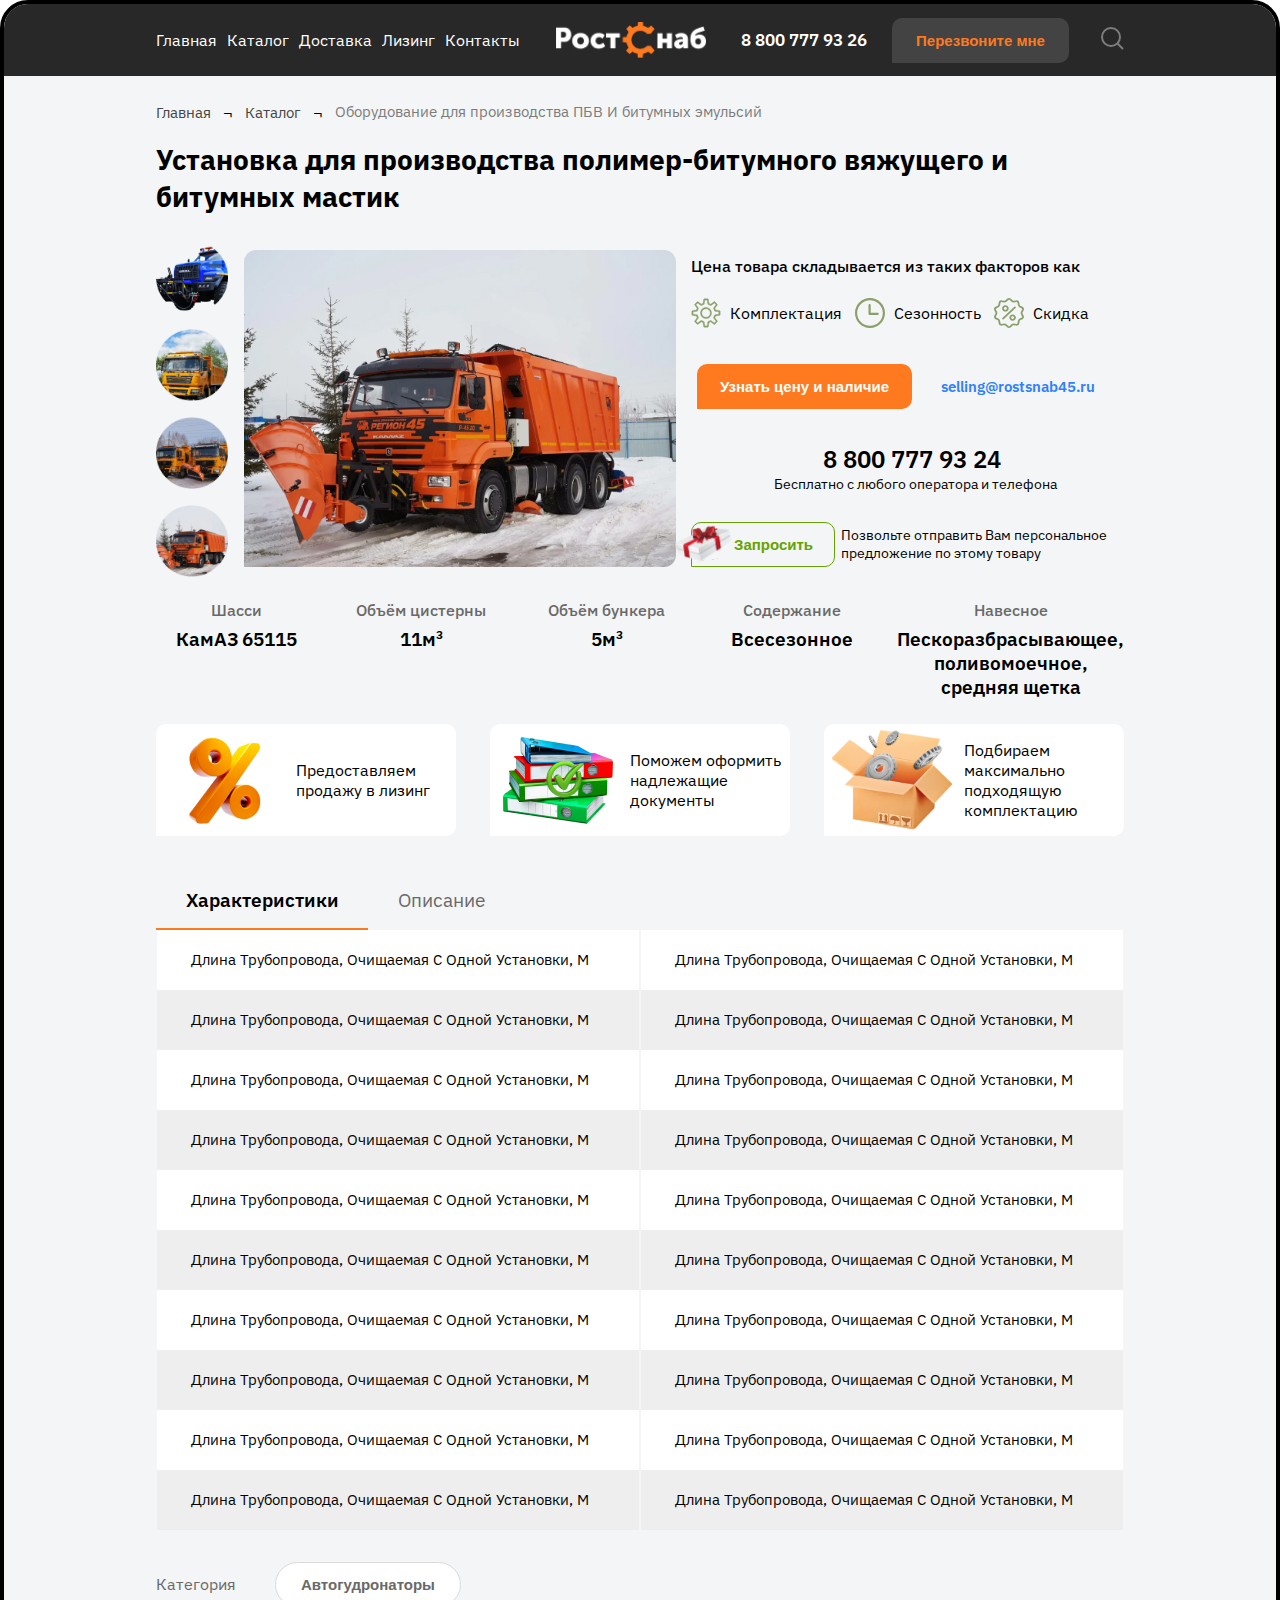
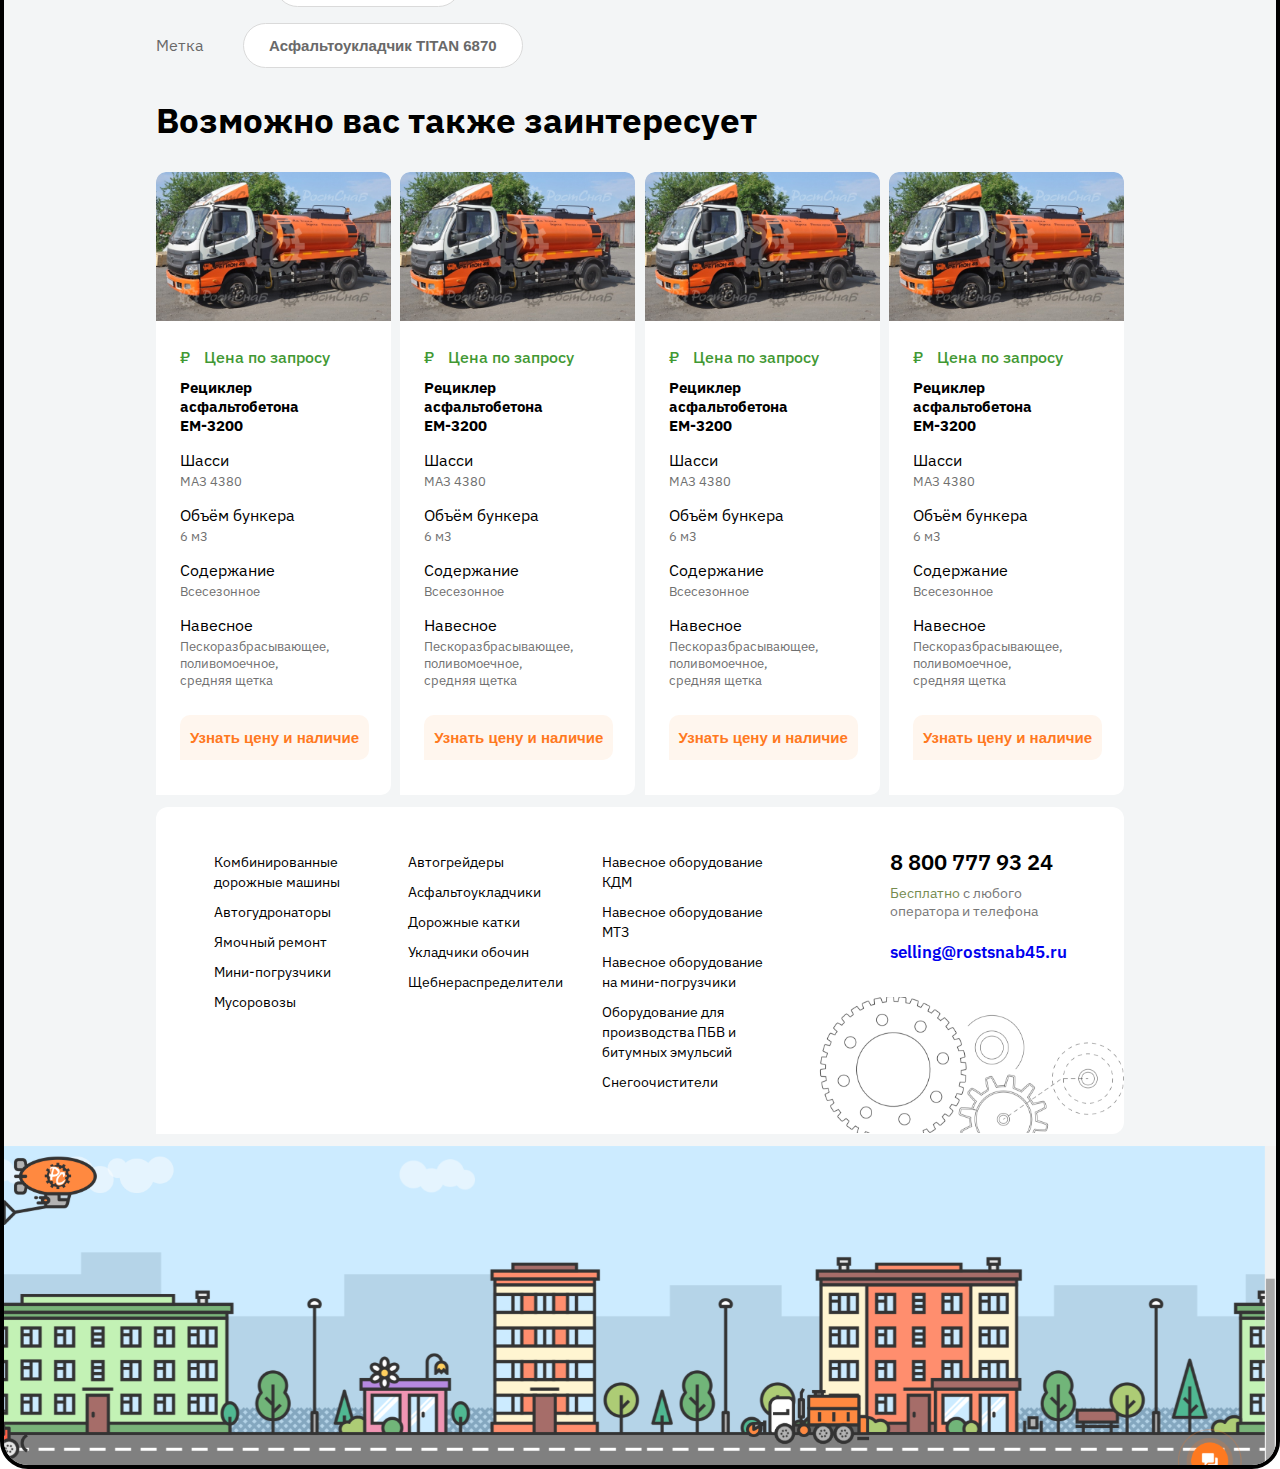
<file: index.html>
<!DOCTYPE html>
<html lang="ru">
<head>
	<meta charset="UTF-8">
	<meta content="width=device-width, initial-scale=1" name="viewport">
	<link rel="stylesheet" href="main.css">
	<title>РостСнаб</title>
</head>
<body>
	<div class="main-container">
		<header>
			<div class="wrapper wrapper_header">
				<nav>
					<ul class="menu">
						<li class="menu__item"><a href="/" class="menu__item__link">Главная</a></li>
						<li class="menu__item"><a href="/" class="menu__item__link">Каталог</a></li>
						<li class="menu__item"><a href="/" class="menu__item__link">Доставка</a></li>
						<li class="menu__item"><a href="./listing.html" class="menu__item__link">Лизинг</a></li>
						<li class="menu__item"><a href="/" class="menu__item__link">Контакты</a></li>
					</ul>
				</nav>
				<img class="logo" src="./assets/svg/logo.svg" alt="Логотип РостСнаб">
					<div class="actions">
						<div class="call-me">
							<span class="call-me__phone">8 800 777 93 26</span>
							<button class="call-me__callback-btn">Перезвоните мне</button>
						</div>
						<button class="search">
							<svg width="23" height="23" viewBox="0 0 23 23" fill="none" xmlns="http://www.w3.org/2000/svg">
								<path d="M22 22L16 16M10 19C5.02944 19 1 14.9706 1 10C1 5.02944 5.02944 1 10 1C14.9706 1 19 5.02944 19 10C19 14.9706 14.9706 19 10 19Z" stroke="#7D7D7D" stroke-width="2"/>
								</svg>						
						</button>
					</div>
					<nav class="menu-mobile">
						<img class="burger" src="./assets/svg/burger-menu-svgrepo-com.svg" alt="меню" srcset="">
					</nav>
					<!-- <nav class="burger-menu">
						<ul class="burger-menu__body">
							<li class="burger-menu__item"><a href="/" class="burger-menu__item__link">Главная</a></li>
							<li class="burger-menu__item"><a href="/" class="burger-menu__item__link">Каталог</a></li>
							<li class="burger-menu__item"><a href="/" class="burger-menu__item__link">Доставка</a></li>
							<li class="burger-menu__item"><a href="./listing.html" class="burger-menu__item__link">Лизинг</a></li>
							<li class="burger-menu__item"><a href="/" class="burger-menu__item__link">Контакты</a></li>
						</ul>
						<img class="burger-menu__close" src="./assets/svg/cross-svgrepo-com.svg" alt="Закрыть меню" srcset="">
					</nav> -->
			</div>
		</header>
		<main>
			<div class="wrapper">
					<ul class="breadcrumb">
						<li class="breadcrumb__item"><a href="/" class="breadcrumb__item__link">Главная</a></li>
						<li class="breadcrumb__item"><a href="/" class="breadcrumb__item__link">Каталог</a></li>
						<li class="breadcrumb__item">Оборудование для производства ПБВ И битумных эмульсий</li>
					</ul>
					<h1>Установка для производства полимер-битумного вяжущего и битумных мастик</h1>
			</div>
			<div class="wrapper wrapper_product">
				<div class="product-gallery">
					<img class="product-gallery__item" src="./assets/png/Product_1.png" alt="Фото">
					<img class="product-gallery__item" src="./assets/png/Product_2.png" alt="Фото">
					<img class="product-gallery__item" src="./assets/png/Product_3.png" alt="Фото">
					<img class="product-gallery__item" src="./assets/png/Product_4.png" alt="Фото">
				</div>
				<img src="./assets/jpg/Ural-3-1.jpg" alt="Урал" class="product-photo">
				<div class="product-info">
					<h2 class="product-info__price_title">Цена товара складывается из таких факторов как</h2>
					<div class="product-info__price-factors">
						<div class="product-info__price-factors-factor">
							<img src="./assets/svg/gear.svg" alt="а">
							<span>Комплектация</span>
						</div>
						<div class="product-info__price-factors-factor">
							<img src="./assets/svg/clock.svg" alt="а">
							<span>Сезонность</span>
						</div>
						<div class="product-info__price-factors-factor">
							<img src="./assets/svg/percent.svg" alt="а">
							<span>Скидка</span>
						</div>
					</div>
					<section class="product-contacts">
						<div class="product-contacts__price-and-email">
							<button class="product-contacts__price-btn">Узнать цену и наличие</button>
							<a href="mailto:selling@rostsnab45.ru" class="product-contacts__email">selling@rostsnab45.ru</a>
						</div>
						<div class="product-contacts__phone">
							<span class="product-contacts__phone-number">8 800 777 93 24</span>
							<span class="product-contacts__text"><span>Бесплатно</span> с любого оператора и телефона</span>
						</div>
						<div class="personal-offer">
							<p class="personal-offer__text">Позвольте отправить Вам персональное предложение по этому товару</p>
							<button class="personal-offer__request-offer-btn"><img class="gift-box" src="./assets/svg/gift-box.svg" alt="df"> Запросить</button>
						</div>
					</section>
				</div>
			</div>

			<div class="wrapper wrapper_product_mobile">

				<div class="product_mobile_positioning">
					<img src="./assets/jpg/Ural-3-1.jpg" alt="Урал" class="product-photo">
					<div class="product-gallery">
						<img class="product-gallery__item" src="./assets/png/Product_1.png" alt="Фото">
						<img class="product-gallery__item" src="./assets/png/Product_2.png" alt="Фото">
						<img class="product-gallery__item" src="./assets/png/Product_3.png" alt="Фото">
						<img class="product-gallery__item" src="./assets/png/Product_4.png" alt="Фото">
					</div>
				</div>

				<div class="product-info">
					<h2 class="product-info__price_title">Цена товара складывается из таких факторов как</h2>
					<div class="product-info__price-factors">
						<div class="product-info__price-factors-factor">
							<img src="./assets/svg/gear.svg" alt="а">
							<span>Комплектация</span>
						</div>
						<div class="product-info__price-factors-factor">
							<img src="./assets/svg/clock.svg" alt="а">
							<span>Сезонность</span>
						</div>
						<div class="product-info__price-factors-factor">
							<img src="./assets/svg/percent.svg" alt="а">
							<span>Скидка</span>
						</div>
					</div>
					<section class="product-contacts">
						<div class="product-contacts__price-and-email">
							<button class="product-contacts__price-btn">Узнать цену и наличие</button>
							<a href="mailto:selling@rostsnab45.ru" class="product-contacts__email">selling@rostsnab45.ru</a>
						</div>
						<div class="product-contacts__phone">
							<span class="product-contacts__phone-number">8 800 777 93 24</span>
							<span class="product-contacts__text"><span>Бесплатно</span> с любого оператора и телефона</span>
						</div>
						<div class="personal-offer">
							<p class="personal-offer__text">Позвольте отправить Вам персональное предложение по этому товару</p>
							<button class="personal-offer__request-offer-btn"><img class="gift-box" src="./assets/svg/gift-box.svg" alt="df"> Запросить</button>
						</div>
					</section>
				</div>
			</div>

			<div class="wrapper wrapper_props">
				<section class="product-props">
					<div class="product-props__info">
						<span class="product-props__title">Шасси</span>
						<span class="product-props__text">КамАЗ 65115</span>
					</div>
					<div class="product-props__info">
						<span class="product-props__title">Объём цистерны</span>
						<span class="product-props__text">11м<sup>3</sup></span>
					</div>
					<div class="product-props__info">
						<span class="product-props__title">Объём бункера</span>
						<span class="product-props__text">5м<sup>3</sup></span>
					</div>
					<div class="product-props__info">
						<span class="product-props__title">Содержание</span>
						<span class="product-props__text">Всесезонное</span>
					</div>
					<div class="product-props__info">
						<span class="product-props__title">Навесное</span>
						<span class="product-props__text">Пескоразбрасывающее, поливомоечное, средняя щетка
						</span>
					</div>
				</section>
			</div>
			<div class="wrapper wrapper_services">
				<section class="services">
					<div class="services__item">
						<img src="./assets/svg/service-percent.svg" alt="" class="services__item-img">
						<span class="services__item-text">Предоставляем продажу в лизинг</span>
					</div>
					<div class="services__item">
						<img src="./assets/svg/service-docs.svg" alt="" class="services__item-img">
						<span class="services__item-text">Поможем оформить надлежащие документы</span>
					</div>
					<div class="services__item">
						<img src="./assets/svg/service-box.svg" alt="" class="services__item-img">
						<span class="services__item-text">Подбираем максимально подходящую комплектацию</span>
					</div>
				</section>
			</div>
			<div class="wrapper">
				<section class="related-info">
					<ul class="related-info__menu">
						<li class="related-info__menu-item">Характеристики</li>
						<li class="related-info__menu-item">Описание</li>
					</ul>
					<table class="related-info__table">
						<tbody class="related-info__table-body">
							<tr class="related-info__table-row">
								<td><span>Длина Трубопровода, Очищаемая С Одной Установки, М</span></td>
								<td><span>Длина Трубопровода, Очищаемая С Одной Установки, М</span></td>
							</tr>
							<tr class="related-info__table-row">
								<td><span>Длина Трубопровода, Очищаемая С Одной Установки, М</span></td>
								<td><span>Длина Трубопровода, Очищаемая С Одной Установки, М</span></td>
							</tr>
							<tr class="related-info__table-row">
								<td><span>Длина Трубопровода, Очищаемая С Одной Установки, М</span></td>
								<td><span>Длина Трубопровода, Очищаемая С Одной Установки, М</span></td>
							</tr>
							<tr class="related-info__table-row">
								<td><span>Длина Трубопровода, Очищаемая С Одной Установки, М</span></td>
								<td><span>Длина Трубопровода, Очищаемая С Одной Установки, М</span></td>
							</tr>
							<tr class="related-info__table-row">
								<td><span>Длина Трубопровода, Очищаемая С Одной Установки, М</span></td>
								<td><span>Длина Трубопровода, Очищаемая С Одной Установки, М</span></td>
							</tr>
							<tr class="related-info__table-row">
								<td><span>Длина Трубопровода, Очищаемая С Одной Установки, М</span></td>
								<td><span>Длина Трубопровода, Очищаемая С Одной Установки, М</span></td>
							</tr>
							<tr class="related-info__table-row">
								<td><span>Длина Трубопровода, Очищаемая С Одной Установки, М</span></td>
								<td><span>Длина Трубопровода, Очищаемая С Одной Установки, М</span></td>
							</tr>
							<tr class="related-info__table-row">
								<td><span>Длина Трубопровода, Очищаемая С Одной Установки, М</span></td>
								<td><span>Длина Трубопровода, Очищаемая С Одной Установки, М</span></td>
							</tr>
							<tr class="related-info__table-row">
								<td><span>Длина Трубопровода, Очищаемая С Одной Установки, М</span></td>
								<td><span>Длина Трубопровода, Очищаемая С Одной Установки, М</span></td>
							</tr>
							<tr class="related-info__table-row">
								<td><span>Длина Трубопровода, Очищаемая С Одной Установки, М</span></td>
								<td><span>Длина Трубопровода, Очищаемая С Одной Установки, М</span></td>
							</tr>
						</tbody>
					</table>
					<div class="filters">
						<div class="filters__row">
							<span class="filters__row-title">Категория</span>
							<button class="filters__row-item">Автогудронаторы</button>
						</div>
						<div class="filters__row">
							<span class="filters__row-title">Метка</span>
							<button class="filters__row-item">Асфальтоукладчик TITAN 6870</button>
						</div>
					</div>
				</section>
			</div>
			<div class="wrapper">
				<section class="related-products">
					<h2 class="related-products__title">Возможно вас также заинтересует</h2>
					<div class="related-products-list">
						<div class="related-products-list__item border-radius">
							<img src="./assets/jpg/RelatedProduct.jpg" class="border-radius-img" alt="Продукт">
							<div class="related-products-wrapper">
								<div class="related-products-list__item-price">
									<span>₽</span>
									<span class="related-products-list__item-price-text">Цена по запросу</span>
								</div>
								<h3 class="related-products-product-name">Рециклер асфальтобетона ЕМ-3200</h3>
								<div class="related-product-props">
									<span class="related-product-props__title">Шасси</span>
									<span class="related-product-props__text">МАЗ 4380</span>
								</div>
								<div class="related-product-props">
									<span class="related-product-props__title">Объём бункера</span>
									<span class="related-product-props__text">6 м3</span>
								</div>
								<div class="related-product-props">
									<span class="related-product-props__title">Содержание</span>
									<span class="related-product-props__text">Всесезонное</span>
								</div>
								<div class="related-product-props">
									<span class="related-product-props__title">Навесное</span>
									<span class="related-product-props__text">Пескоразбрасывающее, поливомоечное, средняя щетка
									</span>
								</div>
								<button class="related-product__price-btn">Узнать цену и наличие</button>
							</div>
						</div>
						<div class="related-products-list__item border-radius">
							<img src="./assets/jpg/RelatedProduct.jpg" class="border-radius-img" alt="Продукт">
							<div class="related-products-wrapper">
								<div class="related-products-list__item-price">
									<span>₽</span>
									<span class="related-products-list__item-price-text">Цена по запросу</span>
								</div>
								<h3 class="related-products-product-name">Рециклер асфальтобетона ЕМ-3200</h3>
								<div class="related-product-props">
									<span class="related-product-props__title">Шасси</span>
									<span class="related-product-props__text">МАЗ 4380</span>
								</div>
								<div class="related-product-props">
									<span class="related-product-props__title">Объём бункера</span>
									<span class="related-product-props__text">6 м3</span>
								</div>
								<div class="related-product-props">
									<span class="related-product-props__title">Содержание</span>
									<span class="related-product-props__text">Всесезонное</span>
								</div>
								<div class="related-product-props">
									<span class="related-product-props__title">Навесное</span>
									<span class="related-product-props__text">Пескоразбрасывающее, поливомоечное, средняя щетка
									</span>
								</div>
								<button class="related-product__price-btn">Узнать цену и наличие</button>
							</div>
						</div>
						<div class="related-products-list__item border-radius">
							<img src="./assets/jpg/RelatedProduct.jpg" class="border-radius-img" alt="Продукт">
							<div class="related-products-wrapper">
								<div class="related-products-list__item-price">
									<span>₽</span>
									<span class="related-products-list__item-price-text">Цена по запросу</span>
								</div>
								<h3 class="related-products-product-name">Рециклер асфальтобетона ЕМ-3200</h3>
								<div class="related-product-props">
									<span class="related-product-props__title">Шасси</span>
									<span class="related-product-props__text">МАЗ 4380</span>
								</div>
								<div class="related-product-props">
									<span class="related-product-props__title">Объём бункера</span>
									<span class="related-product-props__text">6 м3</span>
								</div>
								<div class="related-product-props">
									<span class="related-product-props__title">Содержание</span>
									<span class="related-product-props__text">Всесезонное</span>
								</div>
								<div class="related-product-props">
									<span class="related-product-props__title">Навесное</span>
									<span class="related-product-props__text">Пескоразбрасывающее, поливомоечное, средняя щетка
									</span>
								</div>
								<button class="related-product__price-btn">Узнать цену и наличие</button>
							</div>
						</div>
						<div class="related-products-list__item border-radius">
							<img src="./assets/jpg/RelatedProduct.jpg" class="border-radius-img" alt="Продукт">
							<div class="related-products-wrapper">
								<div class="related-products-list__item-price">
									<span>₽</span>
									<span class="related-products-list__item-price-text">Цена по запросу</span>
								</div>
								<h3 class="related-products-product-name">Рециклер асфальтобетона ЕМ-3200</h3>
								<div class="related-product-props">
									<span class="related-product-props__title">Шасси</span>
									<span class="related-product-props__text">МАЗ 4380</span>
								</div>
								<div class="related-product-props">
									<span class="related-product-props__title">Объём бункера</span>
									<span class="related-product-props__text">6 м3</span>
								</div>
								<div class="related-product-props">
									<span class="related-product-props__title">Содержание</span>
									<span class="related-product-props__text">Всесезонное</span>
								</div>
								<div class="related-product-props">
									<span class="related-product-props__title">Навесное</span>
									<span class="related-product-props__text">Пескоразбрасывающее, поливомоечное, средняя щетка
									</span>
								</div>
								<button class="related-product__price-btn">Узнать цену и наличие</button>
							</div>
						</div>
					</div>
				</section>
			</div>
		</main>
		<div class="wrapper wrapper_footer">
			<footer>
				<div class="footer-items">
					<span class="footer-items__item">
						<a href="/" class="footer-items__link">Комбинированные дорожные машины</a>
					</span>
					<span class="footer-items__item">
						<a href="/" class="footer-items__link">Автогудронаторы</a>
					</span>
					<span class="footer-items__item">
						<a href="/" class="footer-items__link">Ямочный ремонт</a>
					</span>
					<span class="footer-items__item">
						<a href="/" class="footer-items__link">Мини-погрузчики</a>
					</span>
					<span class="footer-items__item">
						<a href="/" class="footer-items__link">Мусоровозы</a>
					</span>
				</div>

				<div class="footer-items">
					<span class="footer-items__item">
						<a href="/" class="footer-items__link">Автогрейдеры</a>
					</span>
					<span class="footer-items__item">
						<a href="/" class="footer-items__link">Асфальтоукладчики</a>
					</span>
					<span class="footer-items__item">
						<a href="/" class="footer-items__link">Дорожные катки</a>
					</span>
					<span class="footer-items__item">
						<a href="/" class="footer-items__link">Укладчики обочин</a>
					</span>
					<span class="footer-items__item">
						<a href="/" class="footer-items__link">Щебнераспределители</a>
					</span>
				</div>


				<div class="footer-items">
					<span class="footer-items__item">
						<a href="/" class="footer-items__link">Навесное оборудование КДМ</a>
					</span>
					<span class="footer-items__item">
						<a href="/" class="footer-items__link">Навесное оборудование МТЗ</a>
					</span>
					<span class="footer-items__item">
						<a href="/" class="footer-items__link">Навесное оборудование на мини-погрузчики</a>
					</span>
					<span class="footer-items__item">
						<a href="/" class="footer-items__link">Оборудование для производства ПБВ и битумных эмульсий</a>
					</span>
					<span class="footer-items__item">
						<a href="/" class="footer-items__link">Снегоочистители</a>
					</span>
				</div>

				<div class="footer-contacts">
					<div class="footer-contacts__info">
						<span class="footer-contacts__phone">8 800 777 93 24</span>
						<span class="footer-contacts__text"><span>Бесплатно</span> с любого оператора и телефона</span>
						<span class="footer-contacts__email"><a href="mailto:selling@rostsnab45.ru">selling@rostsnab45.ru</a></span>
					</div>
					<img src="./assets/svg/footer-gears.svg" alt="Шестерни" srcset="">
				</div>
			</footer>
		</div>

		<img class="footer-city-img" src="./assets/svg/footer_city.svg" alt="Город">
	</div>
</body>
<script src="./js/mobile-menu.js"></script>
</html>
</file>
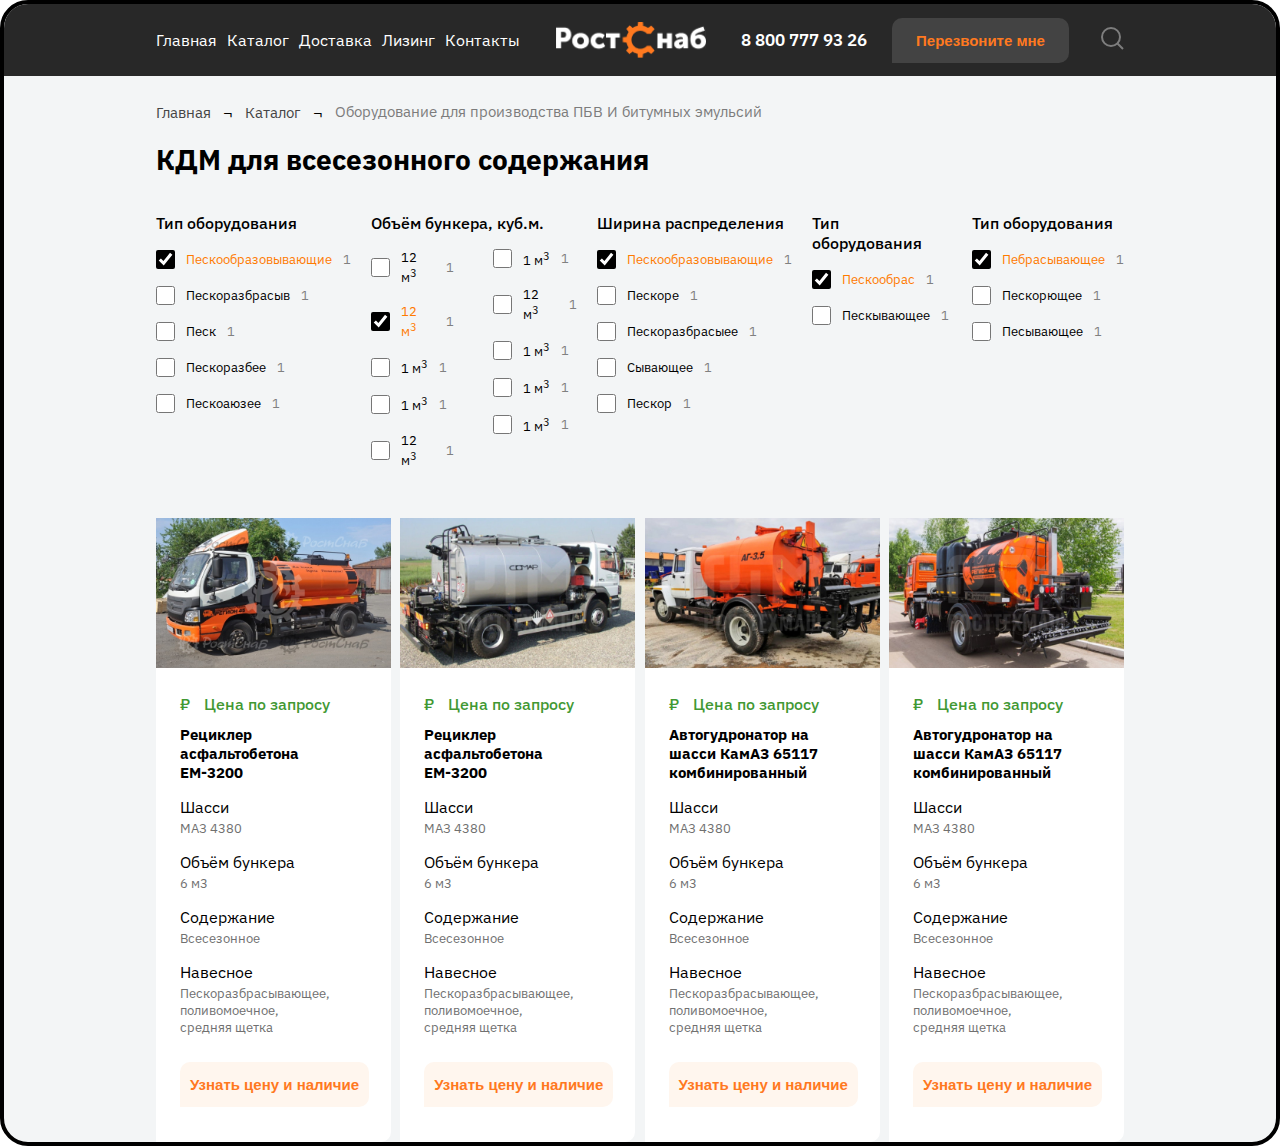
<file: listing.html>
<!DOCTYPE html>
<html lang="ru">
<head>
	<meta charset="UTF-8">
	<meta name="viewport" content="width=device-width, initial-scale=1.0">
	<link rel="stylesheet" href="main.css">
	<title>РостСнаб</title>
</head>
<body>
	<div class="main-container">
		<header>
			<div class="wrapper wrapper_header">
				<nav>
					<ul class="menu">
						<li class="menu__item"><a href="/" class="menu__item__link">Главная</a></li>
						<li class="menu__item"><a href="/" class="menu__item__link">Каталог</a></li>
						<li class="menu__item"><a href="/" class="menu__item__link">Доставка</a></li>
						<li class="menu__item"><a href="./listing.html" class="menu__item__link">Лизинг</a></li>
						<li class="menu__item"><a href="/" class="menu__item__link">Контакты</a></li>
					</ul>
				</nav>
				<img class="logo" src="./assets/svg/logo.svg" alt="Логотип РостСнаб">
					<div class="actions">
						<div class="call-me">
							<span class="call-me__phone">8 800 777 93 26</span>
							<button class="call-me__callback-btn">Перезвоните мне</button>
						</div>
						<button class="search">
							<svg width="23" height="23" viewBox="0 0 23 23" fill="none" xmlns="http://www.w3.org/2000/svg">
								<path d="M22 22L16 16M10 19C5.02944 19 1 14.9706 1 10C1 5.02944 5.02944 1 10 1C14.9706 1 19 5.02944 19 10C19 14.9706 14.9706 19 10 19Z" stroke="#7D7D7D" stroke-width="2"/>
								</svg>						
						</button>
					</div>
					<nav class="menu-mobile">
						<img class="burger" src="./assets/svg/burger-menu-svgrepo-com.svg" alt="меню" srcset="">
					</nav>
			</div>
		</header>
		<main>
			<div class="wrapper">
				<ul class="breadcrumb">
					<li class="breadcrumb__item"><a href="/" class="breadcrumb__item__link">Главная</a></li>
					<li class="breadcrumb__item"><a href="/" class="breadcrumb__item__link">Каталог</a></li>
					<li class="breadcrumb__item">Оборудование для производства ПБВ И битумных эмульсий</li>
				</ul>
				<h1>КДМ для всесезонного содержания</h1>
			</div>

			<div class="wrapper">
				<div class="listing-filters">
					<div class="listing-filter">
						<p class="listing-filter__title">Тип оборудования</p>

						<div class="listing-filter__item">
							<input type="checkbox" class="listing-filter__item-checkbox" checked>
							<span class="listing-filter__item-text">Пескообразовывающие</span>
							<span class="listing-filter__item-counter">1</span>
						</div>

						<div class="listing-filter__item">
							<input type="checkbox" class="listing-filter__item-checkbox">
							<span class="listing-filter__item-text">Пескоразбрасыв</span>
							<span class="listing-filter__item-counter">1</span>
						</div>

						<div class="listing-filter__item">
							<input type="checkbox" class="listing-filter__item-checkbox">
							<span class="listing-filter__item-text">Песк</span>
							<span class="listing-filter__item-counter">1</span>
						</div>

						<div class="listing-filter__item">
							<input type="checkbox" class="listing-filter__item-checkbox">
							<span class="listing-filter__item-text">Пескоразбее</span>
							<span class="listing-filter__item-counter">1</span>
						</div>

						<div class="listing-filter__item">
							<input type="checkbox" class="listing-filter__item-checkbox">
							<span class="listing-filter__item-text">Пескоаюзее</span>
							<span class="listing-filter__item-counter">1</span>
						</div>
					</div>

					<div class="listing-filter">
						<p class="listing-filter__title">Объём бункера, куб.м.</p>

						<div class="listing-filters-groups">
							<div class="listing-filter-group">
								<div class="listing-filter__item">
									<input type="checkbox" class="listing-filter__item-checkbox">
									<span class="listing-filter__item-text">12 м<sup>3</sup></span>
									<span class="listing-filter__item-counter">1</span>
								</div>

								<div class="listing-filter__item">
									<input type="checkbox" class="listing-filter__item-checkbox" checked>
									<span class="listing-filter__item-text">12 м<sup>3</sup></span>
									<span class="listing-filter__item-counter">1</span>
								</div>

								<div class="listing-filter__item">
									<input type="checkbox" class="listing-filter__item-checkbox">
									<span class="listing-filter__item-text">1 м<sup>3</sup></span>
									<span class="listing-filter__item-counter">1</span>
								</div>

								<div class="listing-filter__item">
									<input type="checkbox" class="listing-filter__item-checkbox">
									<span class="listing-filter__item-text">1 м<sup>3</sup></span>
									<span class="listing-filter__item-counter">1</span>
								</div>

								<div class="listing-filter__item">
									<input type="checkbox" class="listing-filter__item-checkbox">
									<span class="listing-filter__item-text">12 м<sup>3</sup></span>
									<span class="listing-filter__item-counter">1</span>
								</div>
							</div>

							<div class="listing-filter-group">
								<div class="listing-filter__item">
									<input type="checkbox" class="listing-filter__item-checkbox">
									<span class="listing-filter__item-text">1 м<sup>3</sup></span>
									<span class="listing-filter__item-counter">1</span>
								</div>

								<div class="listing-filter__item">
									<input type="checkbox" class="listing-filter__item-checkbox">
									<span class="listing-filter__item-text">12 м<sup>3</sup></span>
									<span class="listing-filter__item-counter">1</span>
								</div>

								<div class="listing-filter__item">
									<input type="checkbox" class="listing-filter__item-checkbox">
									<span class="listing-filter__item-text">1 м<sup>3</sup></span>
									<span class="listing-filter__item-counter">1</span>
								</div>

								<div class="listing-filter__item">
									<input type="checkbox" class="listing-filter__item-checkbox">
									<span class="listing-filter__item-text">1 м<sup>3</sup></span>
									<span class="listing-filter__item-counter">1</span>
								</div>

								<div class="listing-filter__item">
									<input type="checkbox" class="listing-filter__item-checkbox">
									<span class="listing-filter__item-text">1 м<sup>3</sup></span>
									<span class="listing-filter__item-counter">1</span>
								</div>
							</div>
						</div>
					</div>


					<div class="listing-filter">
						<p class="listing-filter__title">Ширина распределения</p>

						<div class="listing-filter__item">
							<input type="checkbox" class="listing-filter__item-checkbox" checked>
							<span class="listing-filter__item-text">Пескообразовывающие</span>
							<span class="listing-filter__item-counter">1</span>
						</div>

						<div class="listing-filter__item">
							<input type="checkbox" class="listing-filter__item-checkbox">
							<span class="listing-filter__item-text">Пескоре</span>
							<span class="listing-filter__item-counter">1</span>
						</div>

						<div class="listing-filter__item">
							<input type="checkbox" class="listing-filter__item-checkbox">
							<span class="listing-filter__item-text">Пескоразбрасыее</span>
							<span class="listing-filter__item-counter">1</span>
						</div>

						<div class="listing-filter__item">
							<input type="checkbox" class="listing-filter__item-checkbox">
							<span class="listing-filter__item-text">Сывающее</span>
							<span class="listing-filter__item-counter">1</span>
						</div>

						<div class="listing-filter__item">
							<input type="checkbox" class="listing-filter__item-checkbox">
							<span class="listing-filter__item-text">Пескор</span>
							<span class="listing-filter__item-counter">1</span>
						</div>
					</div>


					<div class="listing-filter">
						<p class="listing-filter__title">Тип оборудования</p>

						<div class="listing-filter__item">
							<input type="checkbox" class="listing-filter__item-checkbox" checked>
							<span class="listing-filter__item-text">Пескообрас</span>
							<span class="listing-filter__item-counter">1</span>
						</div>

						<div class="listing-filter__item">
							<input type="checkbox" class="listing-filter__item-checkbox">
							<span class="listing-filter__item-text">Пескывающее</span>
							<span class="listing-filter__item-counter">1</span>
						</div>

					</div>

					<div class="listing-filter">
						<p class="listing-filter__title">Тип оборудования</p>

						<div class="listing-filter__item">
							<input type="checkbox" class="listing-filter__item-checkbox" checked>
							<span class="listing-filter__item-text">Пебрасывающее</span>
							<span class="listing-filter__item-counter">1</span>
						</div>

						<div class="listing-filter__item">
							<input type="checkbox" class="listing-filter__item-checkbox">
							<span class="listing-filter__item-text">Пескорющее</span>
							<span class="listing-filter__item-counter">1</span>
						</div>

						<div class="listing-filter__item">
							<input type="checkbox" class="listing-filter__item-checkbox">
							<span class="listing-filter__item-text">Песывающее</span>
							<span class="listing-filter__item-counter">1</span>
						</div>

					</div>
				</div>
			</div>
			
			<div class="wrapper">
				<section class="related-products listing">
					<!-- <h2 class="related-products__title">Возможно вас также заинтересует</h2> -->
					<div class="related-products-list">
						<div class="related-products-list__item border-radius-listing">
							<img src="./assets/jpg/em-3200noborder.jpg" alt="Продукт">
							<div class="related-products-wrapper">
								<div class="related-products-list__item-price">
									<span>₽</span>
									<span class="related-products-list__item-price-text">Цена по запросу</span>
								</div>
								<h3 class="related-products-product-name">Рециклер асфальтобетона ЕМ-3200</h3>
								<div class="related-product-props">
									<span class="related-product-props__title">Шасси</span>
									<span class="related-product-props__text">МАЗ 4380</span>
								</div>
								<div class="related-product-props">
									<span class="related-product-props__title">Объём бункера</span>
									<span class="related-product-props__text">6 м3</span>
								</div>
								<div class="related-product-props">
									<span class="related-product-props__title">Содержание</span>
									<span class="related-product-props__text">Всесезонное</span>
								</div>
								<div class="related-product-props">
									<span class="related-product-props__title">Навесное</span>
									<span class="related-product-props__text">Пескоразбрасывающее, поливомоечное, средняя щетка
									</span>
								</div>
								<button class="related-product__price-btn">Узнать цену и наличие</button>
							</div>
						</div>
						<div class="related-products-list__item border-radius-listing">
							<img src="./assets/jpg/em-3200.jpg" alt="Продукт">
							<div class="related-products-wrapper">
								<div class="related-products-list__item-price">
									<span>₽</span>
									<span class="related-products-list__item-price-text">Цена по запросу</span>
								</div>
								<h3 class="related-products-product-name">Рециклер асфальтобетона ЕМ-3200</h3>
								<div class="related-product-props">
									<span class="related-product-props__title">Шасси</span>
									<span class="related-product-props__text">МАЗ 4380</span>
								</div>
								<div class="related-product-props">
									<span class="related-product-props__title">Объём бункера</span>
									<span class="related-product-props__text">6 м3</span>
								</div>
								<div class="related-product-props">
									<span class="related-product-props__title">Содержание</span>
									<span class="related-product-props__text">Всесезонное</span>
								</div>
								<div class="related-product-props">
									<span class="related-product-props__title">Навесное</span>
									<span class="related-product-props__text">Пескоразбрасывающее, поливомоечное, средняя щетка
									</span>
								</div>
								<button class="related-product__price-btn">Узнать цену и наличие</button>
							</div>
						</div>
						<div class="related-products-list__item border-radius-listing">
							<img src="./assets/jpg/kamaz65117.jpg" alt="Продукт">
							<div class="related-products-wrapper">
								<div class="related-products-list__item-price">
									<span>₽</span>
									<span class="related-products-list__item-price-text">Цена по запросу</span>
								</div>
								<h3 class="related-products-product-name">Автогудронатор на шасси КамАЗ 65117 комбинированный</h3>
								<div class="related-product-props">
									<span class="related-product-props__title">Шасси</span>
									<span class="related-product-props__text">МАЗ 4380</span>
								</div>
								<div class="related-product-props">
									<span class="related-product-props__title">Объём бункера</span>
									<span class="related-product-props__text">6 м3</span>
								</div>
								<div class="related-product-props">
									<span class="related-product-props__title">Содержание</span>
									<span class="related-product-props__text">Всесезонное</span>
								</div>
								<div class="related-product-props">
									<span class="related-product-props__title">Навесное</span>
									<span class="related-product-props__text">Пескоразбрасывающее, поливомоечное, средняя щетка
									</span>
								</div>
								<button class="related-product__price-btn">Узнать цену и наличие</button>
							</div>
						</div>
						<div class="related-products-list__item border-radius-listing">
							<img src="./assets/jpg/kamaz4000+.jpg" alt="Продукт">
							<div class="related-products-wrapper">
								<div class="related-products-list__item-price">
									<span>₽</span>
									<span class="related-products-list__item-price-text">Цена по запросу</span>
								</div>
								<h3 class="related-products-product-name">Автогудронатор на шасси КамАЗ 65117 комбинированный</h3>
								<div class="related-product-props">
									<span class="related-product-props__title">Шасси</span>
									<span class="related-product-props__text">МАЗ 4380</span>
								</div>
								<div class="related-product-props">
									<span class="related-product-props__title">Объём бункера</span>
									<span class="related-product-props__text">6 м3</span>
								</div>
								<div class="related-product-props">
									<span class="related-product-props__title">Содержание</span>
									<span class="related-product-props__text">Всесезонное</span>
								</div>
								<div class="related-product-props">
									<span class="related-product-props__title">Навесное</span>
									<span class="related-product-props__text">Пескоразбрасывающее, поливомоечное, средняя щетка
									</span>
								</div>
								<button class="related-product__price-btn">Узнать цену и наличие</button>
							</div>
						</div>
					</div>
				</section>
			</div>
		</main>
	</div>
</body>
</html>
</file>
<file: main.css>
/* Imports */

@import url(./css/reset.css);
@import url(./css/header.css);
@import url(./css/menu.css);
@import url(./css/menu-mobile.css);
@import url(./css/breadcrumb.css);
@import url(./css/product.css);
@import url(./css/services.css);
@import url(./css/related-info.css);
@import url(./css/filtes.css);
@import url(./css/related-products.css);
@import url(./css/footer.css);


@import url(./css/listing-filters.css);

@import url('https://fonts.googleapis.com/css2?family=IBM+Plex+Sans:wght@400;500;600&display=swap');

/* Additional properties */

/* body {
	display: flex;
	flex-direction: column;
	margin: auto;
	padding: 0;
} */

main {
	display: flex;
	flex-direction: column;
	align-items: center;
}

.main-container {
	background-color: #F3F5F6;
	border-radius: 28px;
	/* height: 3419px; */
	border: 4px solid black;
	display: flex;
	flex-direction: column;
	/* align-items: center; */
	overflow-x: hidden;
}

.wrapper {
	margin-left: 330px;
	margin-right: 330px;
	width: 1260px;
}

.wrapper_header {
	display: flex;
	align-items: center;
	justify-content: space-between;
	min-width: 1260px;
}

.wrapper_product {
	height: 420px;
	display: flex;
	align-items: center;
}

.wrapper_product_mobile {
	display: none;
}

.wrapper_props {
	display: flex;
}

.wrapper_services {
	display: flex;
	justify-content: space-between;
}

.wrapper_footer {
	margin-left: auto;
  margin-right: auto;
}

@media all and (max-width: 1350px) and (min-width: 1024px) {
	.wrapper {
		/* margin-left: 128px;
		margin-right: 128px; */
		width: 968px;
	}

	.wrapper_header {
		min-width: 968px;
	}

	h1 {
		font-size: 28px;
	}

	.menu__item > a {
		font-size: 16px;
	}

	.menu__item:not(:first-child) {
    margin-left: 10px;
	}

	.logo {
		margin-right: 0;
		width: 150px;
		height: 35;
	}

	.wrapper_product {
		height: 350px;
	}

	.product-gallery__item {
		width: 72px;
    height: 72px;
	}

	.product-photo {
		margin-left: 16px;
		width: 432px;
		height: 317px;
	}

	.product-info {
		margin-left: 15px;
		margin-top: 22px
	}

	.product-info__price_title {
		font-size: 16px;
	}

	.product-info__price-factors-factor > img {
		width: 30px;
		height: 30px;
	}

	.product-info__price-factors-factor:not(:first-child) {
    margin-left: 13px;
	}
	
	.product-contacts {
		display: flex;
    flex-direction: column;
    align-items: flex-start;
	}

	.product-contacts__text {
		margin-left: 7px;
	}
	
	.product-contacts__price-and-email {
		margin-top: 36px;
	}

	.product-contacts__phone {
		display: flex;
    flex-direction: column;
		align-self: center;
		margin-top: 34px;
	}

	.product-contacts__phone-number {
		font-size: 24px;
	}

	/* Personal offer */
	.personal-offer {
		flex-direction: row-reverse;
		margin-top: 29px
	}

	.personal-offer__text {
		font-size: 14px;
    text-align: left;
	}

	.personal-offer__request-offer-btn {
		margin-left: 0;
	}



	.product-props {
		width: inherit;
		margin-top: 16px;
	}



	.services {
		margin-top: 25px;
	}

	.services__item {
		width: 300px;
    height: 112px;
	}

	.services__item-text {
		margin-left: 12px;
		font-size: 16px;
	}

	.services__item-img {
    margin-left: 8px;
	}


	.related-products-wrapper {
    margin-left: 24px;
    width: 151px;
	}

	.related-products-list__item {
		width: 235px;
	}

	.related-product__price-btn {
		width: 189px;
	}



	.listing-filter__title {
		font-size: 16px;
	}

	.listing-filter__item {
		font-size: 13px;
	}

	.listing-filter:not(:first-child) {
    margin-left: 20px;
	}

	.related-products-product-name {
		font-size: 15px;
	}


	.footer-items__item:not(:first-child) {
    margin-top: 10px;
	}

	.footer-items__link {
		font-size: 14px;
	}
}

@media all and (max-width: 1023px) and (min-width: 768px) {
	.wrapper {
		margin-left: 0;
		margin-right: 0;
		width: 740px;
	}

	.wrapper_header {
		min-width: 740px;
		margin: 0 32px 0 32px;
	}

	h1 {
		font-size: 20px;
	}

	nav:has(> .menu) {
		display: none;
	}

	.menu-mobile {
		display: flex;
	}

	.logo {
		margin-right: 0;
	}

	.actions {
		margin-left: auto;
    margin-right: 32px;
	}

	.call-me__phone {
		font-size: 24px;
	}


	.wrapper_product_mobile {
		display: flex;
		justify-content: space-between;
	}
	
	.wrapper_product {

		display: none;
	}

	.product-gallery {
		flex-direction: row;
		width: 562px;
    justify-content: space-between;
		margin-top: 16px;
	}

	.product-gallery__item {
		width: 66px;
		height: 66px;
	}

	.product-gallery__item:not(:first-child) {
		margin-top: 0;
	}

	.product-photo {
		margin-left: 0;
	}

	.product_mobile_positioning > img,
	.product_mobile_positioning > .product-gallery {
		width: 364px;
	}

	.product-info {
		margin-top: 0;
		margin-left: 0
	}

	.product-info__price_title {
		font-size: 15px;
	}

	.product-info__price-factors {
		justify-content: space-between;
	}

	.product-info__price-factors-factor > img {
		width: 30px;
		height: 30px;
	}

	.product-info__price-factors-factor:not(:first-child) {
    margin-left: 16px;
	}

	.product-info__price-factors-factor > span {
    margin-left: 4px;
		font-size: 14px;
	}


	.product-contacts__price-and-email {
		display: flex;
		flex-direction: column;
		margin-top: 16px;
	}

	.product-contacts__email {
		margin-left: 0;
    font-size: 22px;
	}

	.product-contacts__text {
		margin-left: 0;
	}

	.product-contacts__price-btn {
		font-size: 25px;
		width: 100%;
		height: 64px;
		margin-left: 0;
	}


	.product-contacts__phone {
		display: flex;
		flex-direction: column;
		margin-left: 0;
	}

	.product-contacts__phone-number {
		font-size: 24px;
	}

	.personal-offer {
		display: flex;
		flex-direction: column;
		margin-top: 18px;
	}

	.personal-offer__text {
		padding: 0;
		text-align: center
	}

	.personal-offer__request-offer-btn {
		margin-left: 0;
	}



	.product-props {
		flex-wrap: wrap;
    justify-content: flex-start;
    gap: 16px;
	}

	.product-props__info:not(:first-child) {
    margin-left: 0
	}

	.product-props__text {
		text-align: left;
	}


	.services {
		flex-wrap: wrap;
		gap: 20px;
	}

	.services__item {
		width: 350px;
    height: 90px;
	}

	.services__item-img {
		width: 90px;
	}

	.services__item:last-child {
		flex-grow: 1;
	}



	.related-info {
		margin-top: 32px;
	}

	.related-info__table-row > td {
    font-size: 13px;
	}


	.related-info__table-row > td > span {
    margin-left: 8px;
	}

	.filters__row-item {
		padding: 0 16px;
		height: 32px;
	}



	.related-products__title {
		font-size: 24px;
	}

	.related-products-list {
		flex-wrap: wrap;
		gap: 12px;
	}

	.related-products-wrapper {
		width: 295px;
	}

	.related-products-list__item {
		width: 364px;
	}

	.related-product-props:not(:first-child) {
    margin-top: 4px;
	}

	.related-product__price-btn {
		width: 292px;
		margin-top: 12px;
	}

	


	.wrapper_footer {
		align-self: center;
	}

	footer > * {
    margin-top: 24px;
	}

	.footer-items {
		width: 246px;
	}

	.footer-items:first-child {
    margin-left: 24px;
	}

	.footer-items:not(:first-child) {
    margin-left: 15px;
	}

	.footer-items__link {
		font-size: 13px;
	}

	.footer-contacts > img {
		margin-top: 94px;
		width: 246px;
	}

	.footer-items__item:not(:first-child) {
    margin-top: 12px;
	}

	.footer-contacts__info {
    margin-left: 0
	}



	.listing-filters {
		flex-wrap: wrap;
    gap: 27px;
	}

	.listing-filter:not(:first-child) {
		margin-left: 0;
	}
}

@media all and (max-width: 767px) and (min-width: 480px) {
	.wrapper {
		margin-left: 0;
		margin-right: 0;
		width: 460px;
	}

	.wrapper_header {
		min-width: 460px;
		margin: 0 10px 0 10px;
	}

	h1 {
		font-size: 20px;
	}

	nav:has(> .menu) {
		display: none;
	}

	.menu-mobile {
		display: flex;
	}

	.call-me__phone {
		font-size: 20px;
	}

	.call-me__callback-btn {
		display: none;
	}

	.logo {
		width: 160px;
	}

	.wrapper_product_mobile {
		display: flex;
		flex-direction: column;
	}

	.wrapper_product {

		display: none;
	}

	.product-gallery {
		flex-direction: row;
		width: 562px;
    justify-content: space-between;
		margin-top: 16px;
	}



	.product-gallery {
		flex-direction: row;
		width: 562px;
    justify-content: space-between;
		margin-top: 16px;
	}

	.product-gallery__item {
		width: 66px;
		height: 66px;
	}

	.product-gallery__item:not(:first-child) {
		margin-top: 0;
	}

	.product-photo {
		margin-left: 0;
	}

	.product_mobile_positioning > img,
	.product_mobile_positioning > .product-gallery {
		width: 100%;
	}

	.product-info {
		margin-top: 32px;
		margin-left: 0;
		align-self: center;
	}

	.product-info__price_title {
		font-size: 18px;
	}

	.product-info__price-factors {
		justify-content: space-between;
	}

	.product-info__price-factors-factor > img {
		width: 40px;
		height: 40px;
	}

	.product-info__price-factors-factor:not(:first-child) {
    margin-left: 16px;
	}

	.product-info__price-factors-factor > span {
    margin-left: 4px;
		font-size: 16px;
	}


	.product-contacts__price-and-email {
		display: flex;
		flex-direction: column;
		margin-top: 16px;
	}

	.product-contacts__email {
		margin-left: 0;
    font-size: 22px;
		margin-top: 24px;
	}

	.product-contacts__text {
		margin-left: 0;
		font-size: 18px;
	}

	.product-contacts__price-btn {
		font-size: 25px;
		width: 100%;
		height: 64px;
		margin-left: 0;
	}


	.product-contacts__phone {
		display: flex;
		flex-direction: column;
		margin-left: 0;
	}

	.product-contacts__phone-number {
		font-size: 32px;
	}

	.personal-offer {
		display: flex;
		flex-direction: column;
		margin-top: 18px;
	}

	.personal-offer__text {
		padding: 0;
		text-align: center
	}

	.personal-offer__request-offer-btn {
		margin-top: 24px;
    width: 175px;
    font-size: 18px;
	}

	.gift-box {
		width: 77px;
	}


	.product-props {
    flex-wrap: wrap;
    gap: 8px;
	}

	.product-props__info {
		width: 96px;
	}

	.product-props__info:not(:first-child) {
    margin-left: 0;
	}

	.product-props__info:last-child {
		flex-grow: 1;
		margin-left: 0;
	}

	.product-props__text {
		font-size: 15px;
	}


	.services {
		flex-direction: column;
		align-items: center;
	}

	.services__item {
		width: 100%;
		height: 94px;
	}

	.services__item:not(:first-child) {
		margin-top: 16px;
	}

	.services__item-img {
		width: 64px;
	}


	.related-info__table-row > td > span {
		margin-left: 0;
		font-size: 14px;
	}


	.related-products-list {
		flex-wrap: wrap;
		justify-content: center;
	}

	.related-products-list__item,
	.related-products-wrapper {
		width: 408px
	}

	.related-products-list__item:not(:first-child) {
		margin-top: 8px;
	}

	.related-product-props:not(:first-child) {
    margin-top: 2px;
	}

	.related-product__price-btn {
		margin-bottom: 16px;
		width: 353px;
		font-size: 18px;
	}

	.related-products-product-name {
		font-size: 18px;
	}


	footer {
		flex-direction: column;
		align-items: center;
		/* height: 679px; */
		height: 330px;
	}

	.footer > * {
		margin-top: 0;
	}

	.footer-items {	
		display: none;
	}
/* 
	.footer-items:first-child {
    margin-left: 0px;
	}

	.footer-items__item:not(:first-child) {
    margin-top: 0;
	}

	.footer-items__link {
		font-size: 12px;
	} */

	.wrapper_footer {
		align-self: center;
	}

	.footer-contacts {
		margin: 0;
	}

	.footer-contacts__info {
		margin-top: 46px;
		margin-left: 0;
		align-items: center;
	}

	.footer-contacts__phone {
		font-size: 32px;
	}

	.footer-contacts__text {
		width: 100%;
	}

	.footer-contacts__email,
	.footer-contacts__text {
		font-size: 20px;
	}

	.footer-contacts > img {
    margin-top: 26px;
	}


	.listing-filters {
		flex-wrap: wrap;
    gap: 11px;
	}

	.listing-filter__title {
		font-size: 16px;
	}

	.listing-filter__item {
		font-size: 14px;
	}

	.listing-filter:not(:first-child) {
    margin-left: 0;
	}
}

@media all and (max-width: 479px) and (min-width: 320px) {
	.wrapper {
		margin-left: 0;
		margin-right: 0;
		width: 300px;
	}

	.wrapper_header {
		min-width: 300px;
		margin: 0 10px 0 10px;
	}

	h1 {
		font-size: 20px;
	}

	nav:has(> .menu) {
		display: none;
	}

	.menu-mobile {
		display: flex;
	}

	.call-me__phone {
		font-size: 12px;
		margin-right: 14px;
	}

	.call-me__callback-btn {
		display: none;
	}

	.logo {
		width: 116px;
		margin-right: 0;
	}


	.breadcrumb {
		align-items: center;
	}



	.wrapper_product_mobile {
		display: flex;
		flex-direction: column;
	}

	.wrapper_product {

		display: none;
	}

	.product-gallery {
		flex-direction: row;
		width: 562px;
    justify-content: space-between;
		margin-top: 16px;
	}



	.product-gallery {
		flex-direction: row;
		width: 562px;
    justify-content: space-between;
		margin-top: 16px;
	}

	.product-gallery__item {
		width: 66px;
		height: 66px;
	}

	.product-gallery__item:not(:first-child) {
		margin-top: 0;
	}

	.product-photo {
		margin-left: 0;
	}

	.product_mobile_positioning > img,
	.product_mobile_positioning > .product-gallery {
		width: 100%;
	}

	.product-info {
		margin-top: 32px;
		margin-left: 0;
		align-self: center;
		display: flex;
    flex-direction: column;
		justify-content: center;
		width: 100%;
	}

	.product-info__price_title {
		font-size: 18px;
    text-align: center;
	}

	.product-info__price-factors {
		justify-content: space-between;
		flex-direction: column;
    align-items: center;
	}

	.product-info__price-factors-factor {
		width: 160px;
    /* justify-content: space-between; */
	}

	.product-info__price-factors-factor > img {
		width: 40px;
		height: 40px;
	}

	.product-info__price-factors-factor:not(:first-child) {
    margin-left: 0;
		margin-top: 8px

	}

	.product-info__price-factors-factor > span {
    margin-left: 4px;
		font-size: 16px;
	}


	.product-contacts__price-and-email {
		display: flex;
		flex-direction: column;
		margin-top: 16px;
	}

	.product-contacts__email {
		margin-left: 0;
    font-size: 22px;
		margin-top: 24px;
	}

	.product-contacts__text {
		margin-left: 0;
		font-size: 18px;
		text-align: center;
	}

	.product-contacts__price-btn {
		font-size: 18px;
		width: 100%;
		height: 48px;
		margin-left: 0;
	}


	.product-contacts__phone {
		display: flex;
		flex-direction: column;
		margin-left: 0;
	}

	.product-contacts__phone-number {
		font-size: 32px;
	}

	.personal-offer {
		display: flex;
		flex-direction: column;
		margin-top: 18px;
	}

	.personal-offer__text {
		padding: 0;
		text-align: center
	}

	.personal-offer__request-offer-btn {
		margin-left: 0;
    margin-top: 12px;
    width: 175px;
    font-size: 18px;
	}

	.gift-box {
		width: 77px;
	}


	.product-props {
    flex-wrap: wrap;
    gap: 6px;
		margin-top: 16px
	}

	.product-props__info {
		width: 96px;
		align-items: flex-start;
	}

	.product-props__info:not(:first-child) {
    margin-left: 0;
	}

	.product-props__info:last-child {
		flex-grow: 1;
		margin-left: 0;
	}

	.product-props__text {
		font-size: 15px;
		text-align: left;
	}


	.filters__row-item {
		font-size: 12px;
		margin-left: 8px;
	}


	.services {
		flex-direction: column;
		align-items: center;
		margin-top: 18px;
	}

	.services__item {
		width: 100%;
		height: 94px;
	}

	.services__item:not(:first-child) {
		margin-top: 16px;
	}

	.services__item-img {
		width: 64px;
	}

	.related-info {
		margin-top: 28px;
	}

	.related-info__menu-item {
		font-size: 14px;
	}

	.related-info__menu-item:first-child::after {
    width: 150px;
	}

	.related-info__table-row > td > span {
		margin-left: 0;
		font-size: 14px;
	}


	.related-products__title {
		font-size: 26px;
	}

	.related-products-list {
		flex-wrap: wrap;
		justify-content: center;
	}

	.related-products-list__item,
	.related-products-wrapper {
		width: 100%
	}

	.related-products-wrapper {
		margin-left: 8px;
	}

	.related-products-list__item-price {
		margin-top: 12px;
	}
	
	.related-products-product-name {
		margin: 8px 0 0 0;
	}


	.related-products-list__item:not(:first-child) {
		margin-top: 8px;
	}

	.related-product-props:not(:first-child) {
    margin-top: 2px;
	}

	.related-product__price-btn {
		margin-bottom: 16px;
		width: 280px;
		font-size: 18px;
	}


	footer {
		flex-direction: column;
		align-items: center;
		/* height: 679px; */
		height: 275px;
	}

	.footer > * {
		margin-top: 0;
	}

	.footer-items {	
		display: none;
	}
/* 
	.footer-items:first-child {
    margin-left: 0px;
	}

	.footer-items__item:not(:first-child) {
    margin-top: 0;
	}

	.footer-items__link {
		font-size: 12px;
	} */

	.wrapper_footer {
		align-self: center;
	}

	.footer-contacts {
		margin: 0;
	}

	.footer-contacts__info {
		margin-top: 46px;
		margin-left: 0;
		align-items: center;
		margin-top: 18px;
	}

	.footer-contacts__phone {
		font-size: 32px;
	}

	.footer-contacts__text {
		width: 100%;
		font-size: 14px;
	}

	.footer-contacts__email {
		font-size: 20px;
	}


	.footer-contacts > img {
    margin-top: 26px;
		width: 294px;
    /* margin-right: 41px; */
	}

	.listing-filters {
		flex-wrap: wrap;
		gap: 14px;
	}

	.listing-filter__title {
		font-size: 13px;
	}

	.listing-filter__item {
		font-size: 12px;
	}

	.listing-filter__item-text {
    margin-left: 4px;
	}

	.listing-filter__item-counter {
    margin-left: 4px;
	}

	.listing-filter:not(:first-child) {
    margin-left: 0;
	}

}
</file>
